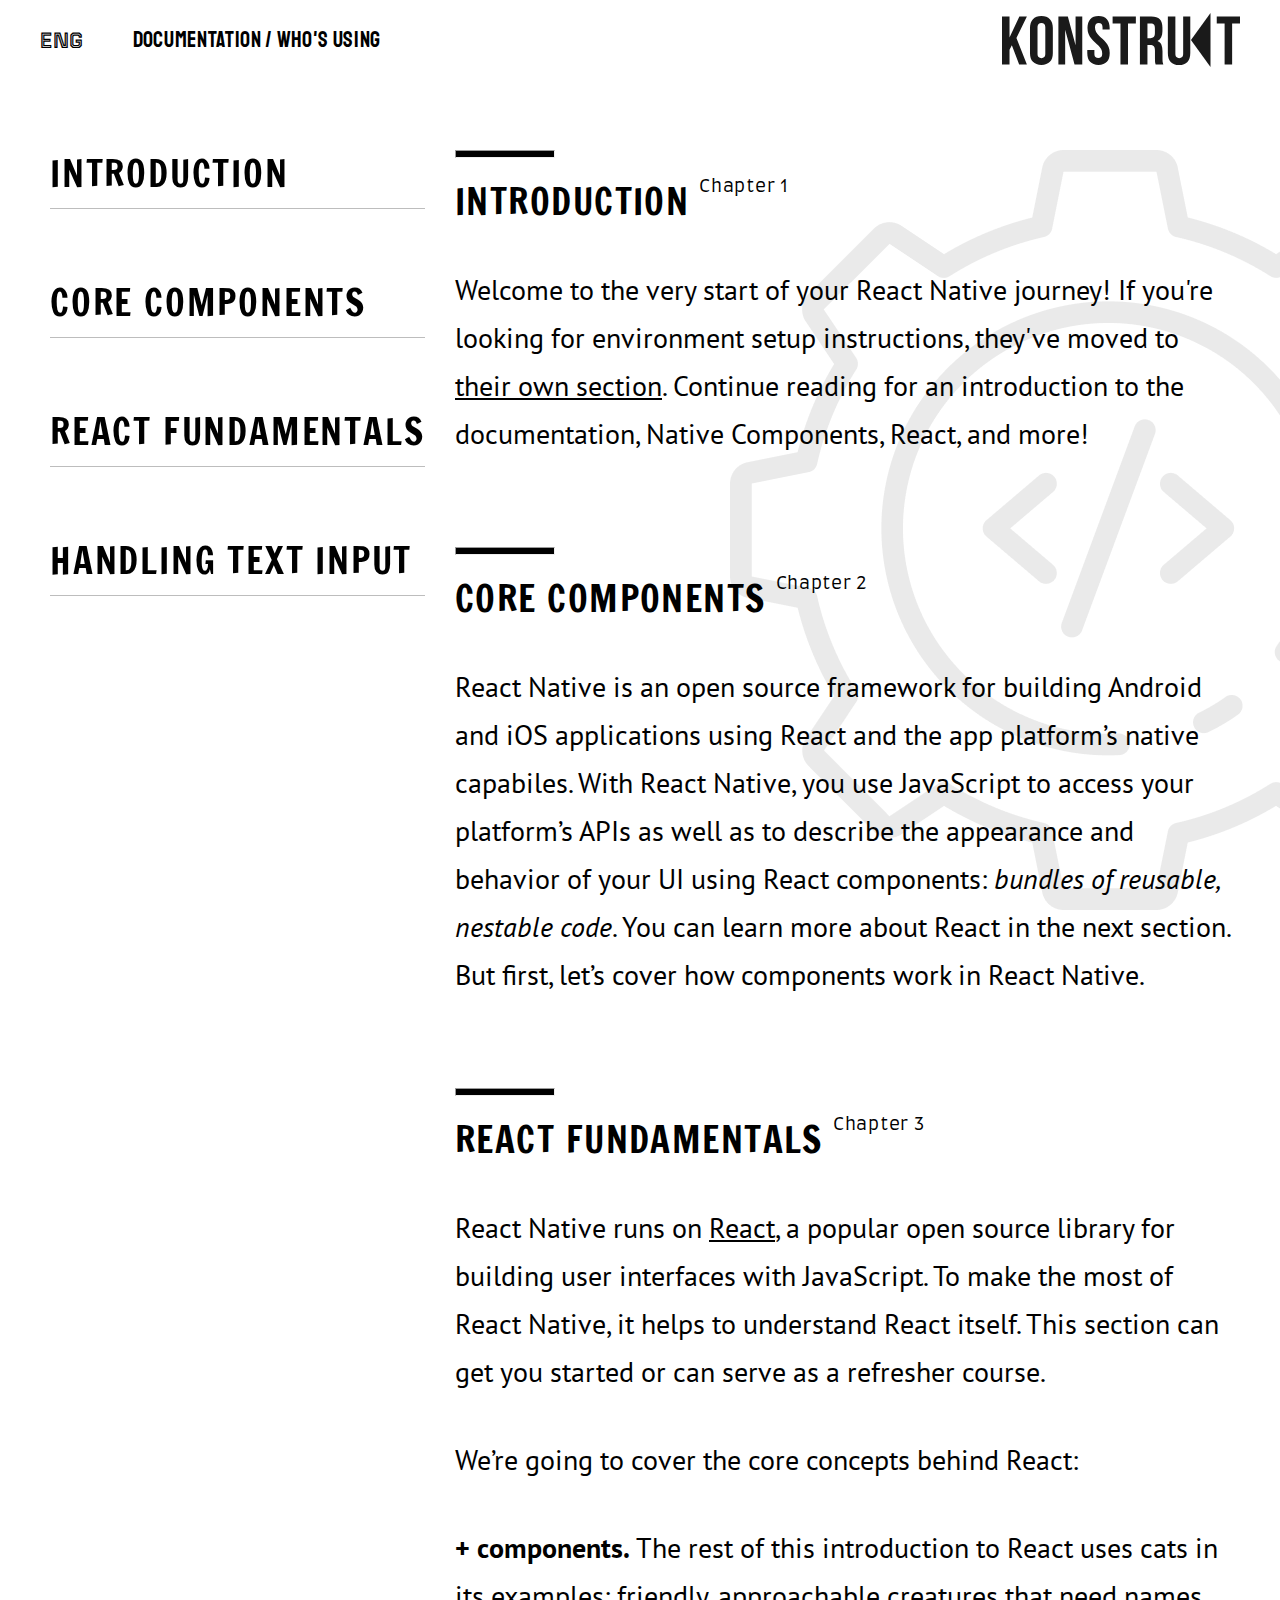
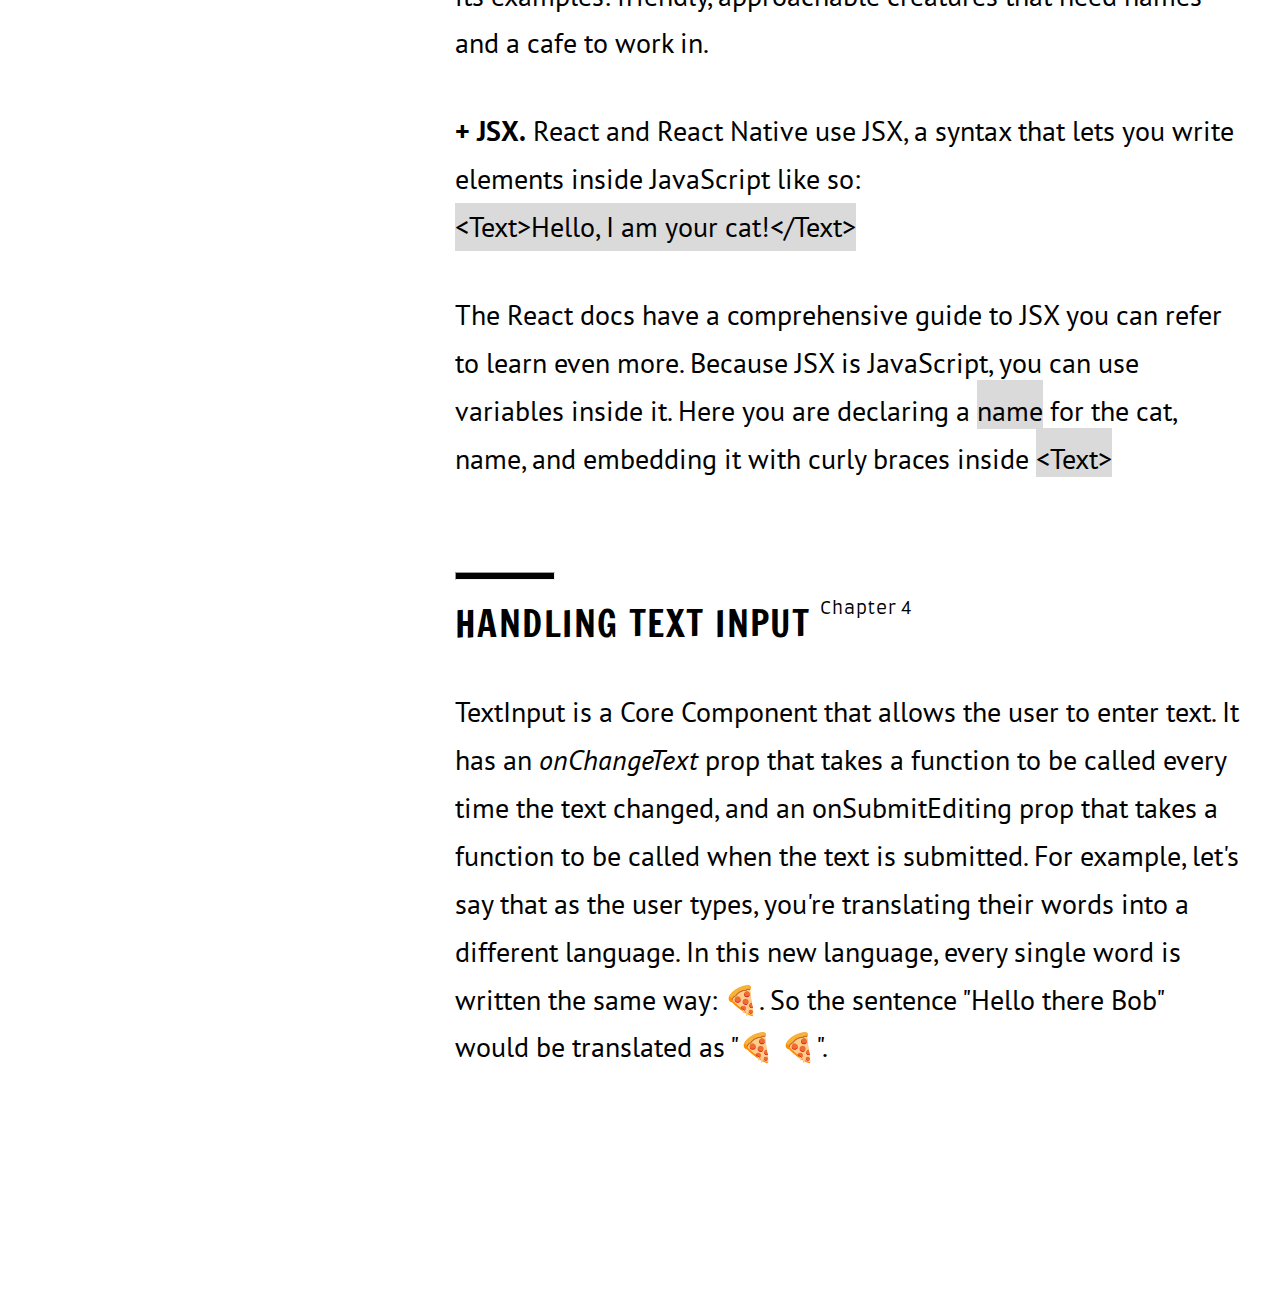
<file: index.html>
<!DOCTYPE html>
<html lang="en">
<head>
	<meta charset="UTF-8">
	<meta name="viewport" content="width=device-width, initial-scale=1.0">

	<link rel="stylesheet" href="style.css">
	

	<title>Documentation</title>

	<link rel="preconnect" href="https://fonts.googleapis.com">
<link rel="preconnect" href="https://fonts.gstatic.com" crossorigin>
<link href="https://fonts.googleapis.com/css2?family=Farro:wght@300;400&family=Francois+One&family=PT+Sans:ital,wght@0,400;0,700;1,400&family=Roboto:ital,wght@0,100..900;1,100..900&family=Staatliches&family=Tourney:ital,wght@0,100..900;1,100..900&display=swap" rel="stylesheet">
</head>

<body>
	
<div class="container">
	<header>
		<a href="">ENG</a>
		<b>
			Documentation / <a href="using.html"><b>Who's using</b></a>
		</b>
		<img src="images/logo.svg" alt="">
	</header>
	
	
		<main>
		
			<aside>
				<nav>
					<ul>
					<li><a href="#introduction">Introduction</a></li>
					<li><a href="#core">core components</a></li>
					<li><a href="#react">react fundamentals</a></li>
					<li><a href="#handling">handling text input</a></li>
					</ul>
				</nav>
			</aside>
		
			<div class="content">

				<section id="introduction">
					<hr>
					<div class="title">
						<h2>Introduction</h2>
						<sup>Chapter 1</sup>
					</div>
					<p>Welcome to the very start of your React Native journey! If you're looking for environment setup instructions, they've moved to <span class="own">their own section</span>. Continue reading for an introduction to the documentation, Native Components, React, and more!</p>
				</section>

				<section id="core">
					<hr>
					<div class="title">
						<h2>core components</h2>
						<sup>Chapter 2</sup>
					</div>
					<p>React Native is an open source framework for building Android and iOS applications using React and the app platform’s native capabiles. With React Native, you use JavaScript to access your platform’s APIs as well as to describe the appearance and behavior of your UI using React components: <span class="italic">bundles of reusable, nestable code</span>. You can learn more about React in the next section. But first, let’s cover how components work in React Native.</p>
				</section>

				<section id="react">
					<hr>
					<div class="title">
						<h2>react fundamentals</h2>
						<sup>Chapter 3</sup>
					</div>
					<p>
						React Native runs on <span class="react">React</span>, a popular open source library for building user interfaces with JavaScript. To make the most of React Native, it helps to understand React itself. This section can get you started or can serve as a refresher course.</p>
						<p>We’re going to cover the core concepts behind React:</p>
						<p><strong>+ components.</strong> The rest of this introduction to React uses cats in its examples: friendly, approachable creatures that need names and a cafe to work in.</p>
						<p><strong>+ JSX.</strong> React and React Native use JSX, a syntax that lets you write elements inside JavaScript like so:
						<span class="example">&lt;Text&gt;Hello, I am your cat!&lt;/Text&gt;</span>
						</p>
						<p>The React docs have a comprehensive guide to JSX you can refer to learn even more. Because JSX is JavaScript, you can use variables inside it. Here you are declaring a <span class="name">name</span> for the cat, name, and embedding it with curly braces inside <span class="text">&lt;Text&gt;</span></p>
					
				</section>

				<section id="handling">
					<hr>
					<div class="title">
						<h2>handling text input</h2>
						<sup>Chapter 4</sup>
					</div>
					<p>
						TextInput is a Core Component that allows the user to enter text. It has an <span class="italic">onChangeText</span> prop that takes a function to be called every time the text changed, and an onSubmitEditing prop that takes a function to be called when the text is submitted.
						For example, let's say that as the user types, you're translating their words into a different language. In this new language, every single word is written the same way: 🍕. So the sentence "Hello there Bob" would be translated as "🍕 🍕".
					</p>
				</section>

			</div>
		</main>
	</div>

</html>
</body>
</file>
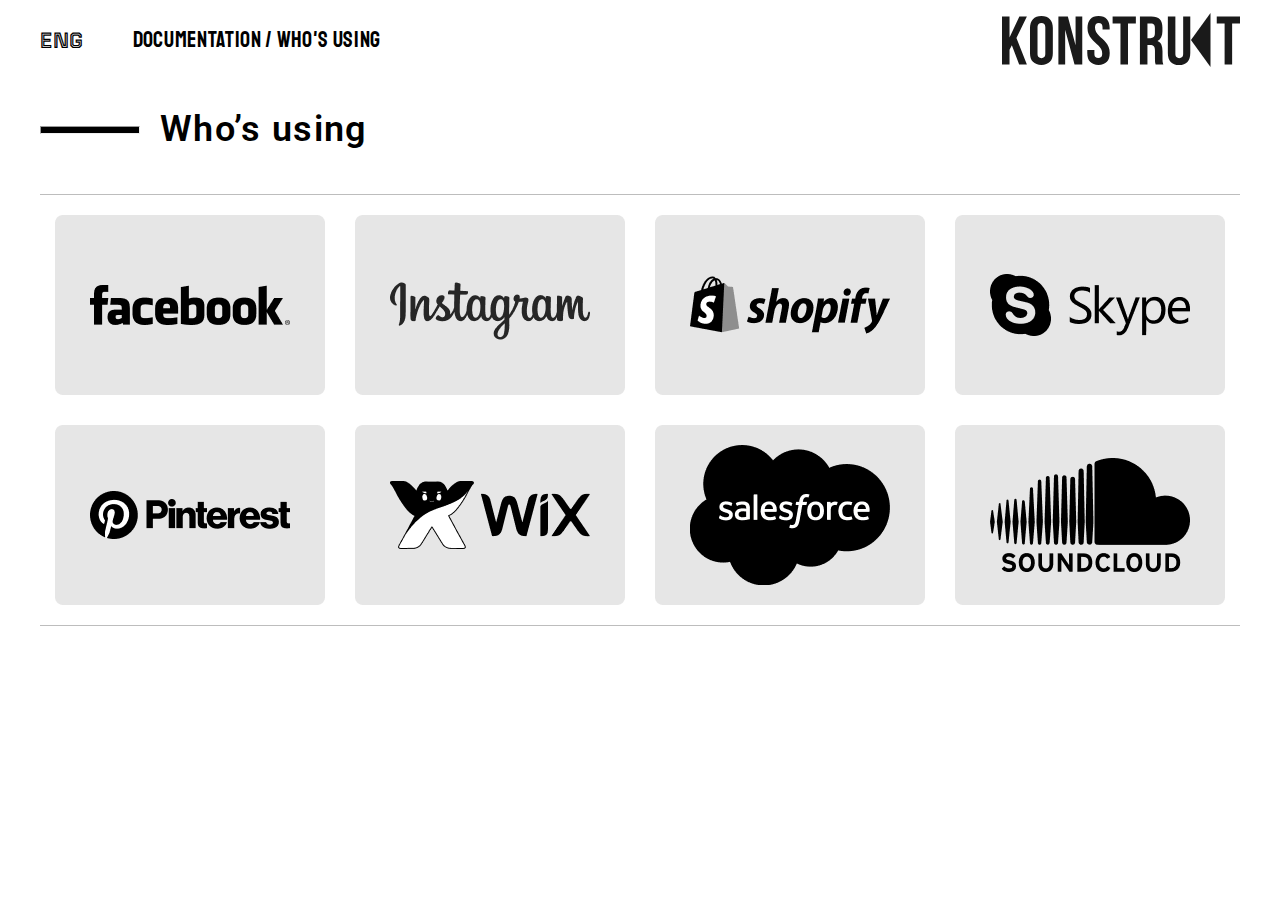
<file: using.html>
<!DOCTYPE html>
<html lang="en">
<head>
	<meta charset="UTF-8">
	<meta name="viewport" content="width=device-width, initial-scale=1.0">
	<link rel="stylesheet" href="using.css">
	<title>Who is using</title>
	
	<link rel="preconnect" href="https://fonts.googleapis.com">
<link rel="preconnect" href="https://fonts.gstatic.com" crossorigin>
<link href="https://fonts.googleapis.com/css2?family=Farro:wght@300;400&family=Francois+One&family=PT+Sans:ital,wght@0,400;0,700;1,400&family=Roboto:ital,wght@0,100..900;1,100..900&family=Staatliches&family=Tourney:ital,wght@0,100..900;1,100..900&display=swap" rel="stylesheet">
</head>
<body>
	<div class="container">
		<header>
			<a href="">ENG</a>
			<b>
				<a href="index.html"><b>Documentation</b></a> / Who's using
			</b>
			<img src="images/logo.svg" alt="">
		</header>

		<main>
			<div class="title_using">
				<hr>
				<h2>Who’s using</>
			</div>
			
				<ul>
					<li class="card">
						<div class="inner">
							<div class="front">
								  <img src="images/cards/facebook.png" alt="">
							</div>
							<div class="back">
								<img src="images/cards/facebook-black.png" alt="">
							</div>
						</div>
					</li>
					<li class="card">
						<div class="inner">
							<div class="front">
								<img src="images/cards/instagram.png" alt="">
							</div>
							<div class="back">
								<img src="images/cards/instagram-b.png" alt="">
							</div>
						</div>
					</li>
					<li class="card">
						<div class="inner">
							<div class="front">
								<img src="images/cards/shopify (hover).png" alt="">
							</div>
							<div class="back">
								<img src="images/cards/shopify-b.png" alt="">
							</div>
							</div>
					</li>
					<li class="card">
						<div class="inner">
							<div class="front">
								<img src="images/cards/skype.png" alt="">
							</div>
							<div class="back">
								<img src="images/cards/skype-b.png" alt="">
							</div>
							</div>
					</li>
					<li class="card">
						<div class="inner">
							<div class="front">
								<img src="images/cards/pinterest.png" alt="">
							</div>
							<div class="back">
								<img src="images/cards/pinterest-b.png" alt="">
							</div>
							</div>
					</li>
					<li class="card">
						<div class="inner">
							<div class="front">
								<img src="images/cards/wix.png" alt="">
							</div>
							<div class="back">
								<img src="images/cards/wix-b.png" alt="">
							</div>
							</div>
					</li>
					<li class="card">
						<div class="inner">
							<div class="front">
								<img src="images/cards/saleforse.png" alt="">
							</div>
							<div class="back">
								<img src="images/cards/saleforse-b.png" alt="">
							</div>
							</div>
					</li>
					<li class="card">
						<div class="inner">
							<div class="front">
								<img src="images/cards/soundcloud.png" alt="">
							</div>
							<div class="back">
								<img src="images/cards/soundcloud-b.png" alt="">
							</div>
							</div>
					</li>
				</ul>
			</main>
	</div>
</body>
</html>
</file>
<file: style.css>
:root {
	--font-family: "Staatliches", sans-serif;
	--second-family: "Francois One", sans-serif;
	--third-family: "PT Sans", sans-serif;
	--font3: "Farro", sans-serif;
	--font4: "Tourney", sans-serif;
	--font5: "Roboto", sans-serif;
}

* {
	margin: 0;
	padding: 0;
	box-sizing: border-box;

	ul {
		list-style: none;
	}

	a {
		text-decoration: none;
		color: black;
	}
}

body {
	font-family: var(--third-family);
	/* background-image: url(images/bg-picture.png);
	background-repeat: no-repeat;
	background-position: 820px 100px;
	background-attachment: fixed; */
}

.container {
	position: relative;
	width: 1200px;
	margin: 150px auto;
}

.container::before {
	content: "";
	position: absolute;
	background-image: url(images/bg-picture.png);
	background-repeat: no-repeat;
	top: 0px; 
   right: -250px; 
	width: 760px;
	height: 950px;
	/* background-size: cover; */
	z-index: -1;
}


header {
	padding-block: 13px;
	display: grid;
	grid-template-columns: auto 1fr 50%;
	gap: 50px;
	align-items: center;
	position: fixed;
	z-index: 1;
	width: 1200px;
	top: 0;
	background-color: white;

	a {
		font-family: var(--font4);
		font-size: 22px;
		line-height: 18px;
		font-weight: 600;
	}

	b {
		font-family: var(--font-family);
		font-weight: 400;
		font-size: 22px;
		letter-spacing: 0.03em;
		color: #000;
	}

	img {
		margin-left: auto;
	}
}

main {
	display: flex;
	gap: 30px;


	aside {
		position: sticky;
		top: 106px;
		height: max-content;


		nav {
			width: 385px;
			height: 642px;
			font-family: var(--second-family);
			font-size: 36px;
			line-height: 133%;
			letter-spacing: 0.05em;
			text-transform: uppercase;
			color: #000;


			ul {
				padding-left: 10px;




				li {
					margin-bottom: 70px;
					padding-bottom: 10px;
					border-bottom: 1px solid #BDBDBD;
				}
			}
		}
	}
}

.content {

	section {
		padding-bottom: 70px;

		hr {
			width: 100px;
			height: 8px;
			background-color: #000000;

		}

		.title {
			display: flex;
			gap: 10px;
			margin: 20px 0 20px 0;

			h2 {
				font-family: var(--second-family);
				font-weight: 400;
				font-size: 36px;
				line-height: 133%;
				letter-spacing: 0.04em;
				text-transform: uppercase;
				color: #000;
			}

			sup {
				font-family: var(--font3);
				font-weight: 300;
				font-size: 18px;
				letter-spacing: 0.04em;
				color: #000;
			}
		}

		p {
			font-family: var(--third-family);
			font-weight: 400;
			font-size: 28px;
			line-height: 171%;
			color: #000;
			padding-block: 20px;

			.own {
				text-decoration: underline;
				text-decoration-skip-ink: none;
			}

			.italic {
				font-style: italic;
			}

			.react {
				text-decoration: underline;
				text-decoration-skip-ink: none;
			}

			.example {
				display: inline-block;
				background-color: #DADADA;
			}

			.name,.text {
				padding-top: 12px;
				background-color: #DADADA;
			}
		}

	}
}
</file>
<file: using.css>
:root {
	--font-family: "Staatliches", sans-serif;
	--second-family: "Francois One", sans-serif;
	--third-family: "PT Sans", sans-serif;
	--font3: "Farro", sans-serif;
	--font4: "Tourney", sans-serif;
	--font5: "Roboto", sans-serif;
}

* {
	margin: 0;
	padding: 0;
	box-sizing: border-box;

	ul {
		list-style: none;
	}

	a {
		text-decoration: none;
		color: black;
	}
}

body {
	--font5: "Roboto", sans-serif;
}

.container {
	width: 1200px;
	margin: 0 auto;
}

header {
	padding-block: 13px;
	display: grid;
	grid-template-columns: auto 1fr 50%;
	gap: 50px;
	align-items: center;
	position: fixed;
	z-index: 1;
	width: 1200px;
	top: 0;
	background-color: white;

	a {
		font-family: var(--font4);
		font-size: 22px;
		line-height: 18px;
		font-weight: 600;
	}

	b {
		font-family: var(--font-family);
		font-weight: 400;
		font-size: 22px;
		letter-spacing: 0.03em;
		color: #000;
	}

	img {
		margin-left: auto;
	}
}

main {
	margin-top: 106px;
	font-family: var(--font5);

	.title_using {
		display: flex;
		gap: 20px;
		align-items: center;
	}

	hr {
		width: 100px;
		height: 8px;
		background: #000;
	}

	h2 {
		font-family: var(--font5);
		font-weight: 600;
		font-size: 36px;
		line-height: 133%;
		letter-spacing: 0.04em;
		color: #000;
}

	ul {
		border-top: 1px solid #BDBDBD;
		border-bottom: 1px solid #BDBDBD;
		display: grid;
		grid-template-columns: repeat(4, 1fr);
		margin-top: 40px;
		padding: 20px 15px;
		gap: 30px;

	}

	.card {
		width: 270px;
		height: 180px;
		perspective: 1000px;
		position: relative;

		&:hover .inner {
			transform: rotateY(180deg);
		}

		.inner {
			transform-style: preserve-3d;
			height: 100%;
			transition: 1s;

			>* {
				position: absolute;
				width: 100%;
				height: 100%;
				backface-visibility: hidden;
			}


			.front {
				transform: rotateY(0deg);
			}

			.back {
				transform: rotateY(180deg);
			}
		}
	}

}
</file>
